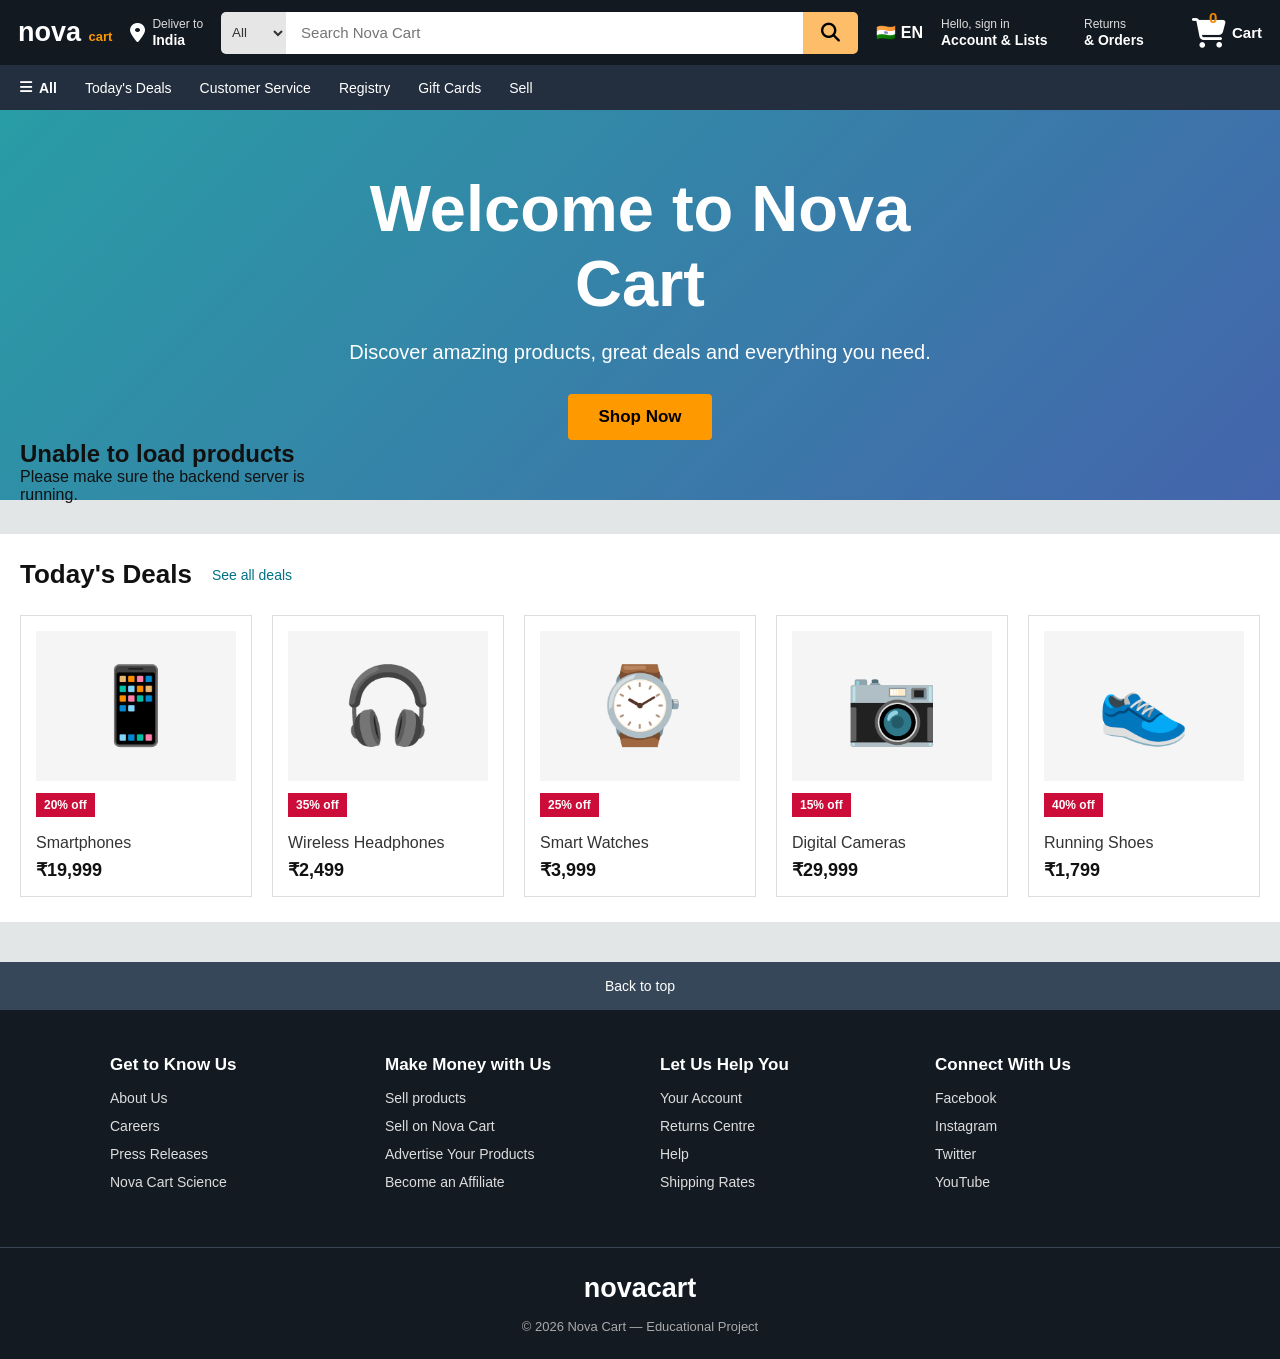
<file: index.html>
<!DOCTYPE html>
<html lang="en">

<head>
    <meta charset="UTF-8">
    <meta name="viewport" content="width=device-width, initial-scale=1.0">

    <title>Nova Cart</title>

    <!-- CSS -->
    <link rel="stylesheet" href="style.css">

    <!-- Font Awesome -->
    <link
        rel="stylesheet"
        href="https://cdnjs.cloudflare.com/ajax/libs/font-awesome/6.5.2/css/all.min.css"
    >
</head>

<body>

    <!-- ================= NAVBAR ================= -->

    <header class="navbar">

        <!-- Logo -->
        <div class="logo">
            <span>nova</span>
            <small>cart</small>
        </div>

        <!-- Location -->
        <div class="location">

            <i class="fa-solid fa-location-dot"></i>

            <div>
                <p>Deliver to</p>
                <strong>India</strong>
            </div>

        </div>

        <!-- Search -->
        <div class="search-box">

            <select>
                <option>All</option>
                <option>Electronics</option>
                <option>Gaming</option>
                <option>Fashion</option>
                <option>Home & Kitchen</option>
            </select>

            <input
                type="text"
                placeholder="Search Nova Cart"
            >

            <button>
                <i class="fa-solid fa-magnifying-glass"></i>
            </button>

        </div>

        <!-- Language -->
        <div class="language">
            <span>🇮🇳</span>
            <strong>EN</strong>
        </div>

       <!-- Account -->
<div class="account" id="account-section">

    <p id="account-greeting">
        Hello, sign in
    </p>

    <strong>
        <a href="login.html" id="account-link">
            Account & Lists
        </a>
    </strong>

</div>

        <!-- Orders -->
        <div class="orders">
            <p>Returns</p>
            <strong>& Orders</strong>
        </div>

        <!-- Cart -->
        <a href="cart.html" class="cart" id="cart-link">

            <i class="fa-solid fa-cart-shopping"></i>
        
            <strong>Cart</strong>
        
            <span class="cart-count">0</span>
        
        </a>

        </header>


    <!-- ================= SECOND NAV ================= -->

    <nav class="sub-nav">

        <div class="menu">

            <i class="fa-solid fa-bars"></i>

            <strong>All</strong>

        </div>

        <a href="#">Today's Deals</a>

        <a href="#">Customer Service</a>

        <a href="#">Registry</a>

        <a href="#">Gift Cards</a>

        <a href="#">Sell</a>

    </nav>


    <!-- ================= HERO SECTION ================= -->

    <section class="hero">

        <div class="hero-content">

            <h1>Welcome to Nova Cart</h1>

            <p>
                Discover amazing products, great deals
                and everything you need.
            </p>

            <button class="shop-btn">
                Shop Now
            </button>

        </div>

    </section>


    <!-- ================= PRODUCT LIST ================= -->

    <main
        class="products"
        id="product-list"
    >
        <!-- Products will be generated by JavaScript -->
    </main>


    <!-- ================= DEAL SECTION ================= -->

    <section class="deal-section">

        <div class="deal-header">

            <h2>Today's Deals</h2>

            <a href="#">See all deals</a>

        </div>


        <div class="deal-products">

            <div class="deal-card">

                <div class="deal-img">
                    📱
                </div>

                <span class="discount">
                    20% off
                </span>

                <p>Smartphones</p>

                <strong>
                    ₹19,999
                </strong>

            </div>


            <div class="deal-card">

                <div class="deal-img">
                    🎧
                </div>

                <span class="discount">
                    35% off
                </span>

                <p>Wireless Headphones</p>

                <strong>
                    ₹2,499
                </strong>

            </div>


            <div class="deal-card">

                <div class="deal-img">
                    ⌚
                </div>

                <span class="discount">
                    25% off
                </span>

                <p>Smart Watches</p>

                <strong>
                    ₹3,999
                </strong>

            </div>


            <div class="deal-card">

                <div class="deal-img">
                    📷
                </div>

                <span class="discount">
                    15% off
                </span>

                <p>Digital Cameras</p>

                <strong>
                    ₹29,999
                </strong>

            </div>


            <div class="deal-card">

                <div class="deal-img">
                    👟
                </div>

                <span class="discount">
                    40% off
                </span>

                <p>Running Shoes</p>

                <strong>
                    ₹1,799
                </strong>

            </div>

        </div>

    </section>


    <!-- ================= FOOTER ================= -->

    <footer>

        <div class="back-top">
            Back to top
        </div>


        <div class="footer-content">

            <div>

                <h3>Get to Know Us</h3>

                <a href="#">About Us</a>

                <a href="#">Careers</a>

                <a href="#">Press Releases</a>

                <a href="#">Nova Cart Science</a>

            </div>


            <div>

                <h3>Make Money with Us</h3>

                <a href="#">Sell products</a>

                <a href="#">Sell on Nova Cart</a>

                <a href="#">Advertise Your Products</a>

                <a href="#">Become an Affiliate</a>

            </div>


            <div>

                <h3>Let Us Help You</h3>

                <a href="#">Your Account</a>

                <a href="#">Returns Centre</a>

                <a href="#">Help</a>

                <a href="#">Shipping Rates</a>

            </div>


            <div>

                <h3>Connect With Us</h3>

                <a href="#">Facebook</a>

                <a href="#">Instagram</a>

                <a href="#">Twitter</a>

                <a href="#">YouTube</a>

            </div>

        </div>


        <div class="footer-bottom">

            <div class="logo footer-logo">
                nova<span>cart</span>
            </div>

            <p>
                © 2026 Nova Cart — Educational Project
            </p>

        </div>

    </footer>


    <!-- ================= JAVASCRIPT ================= -->

    <script src="script.js?v=3"></script>

</body>

</html>
</file>
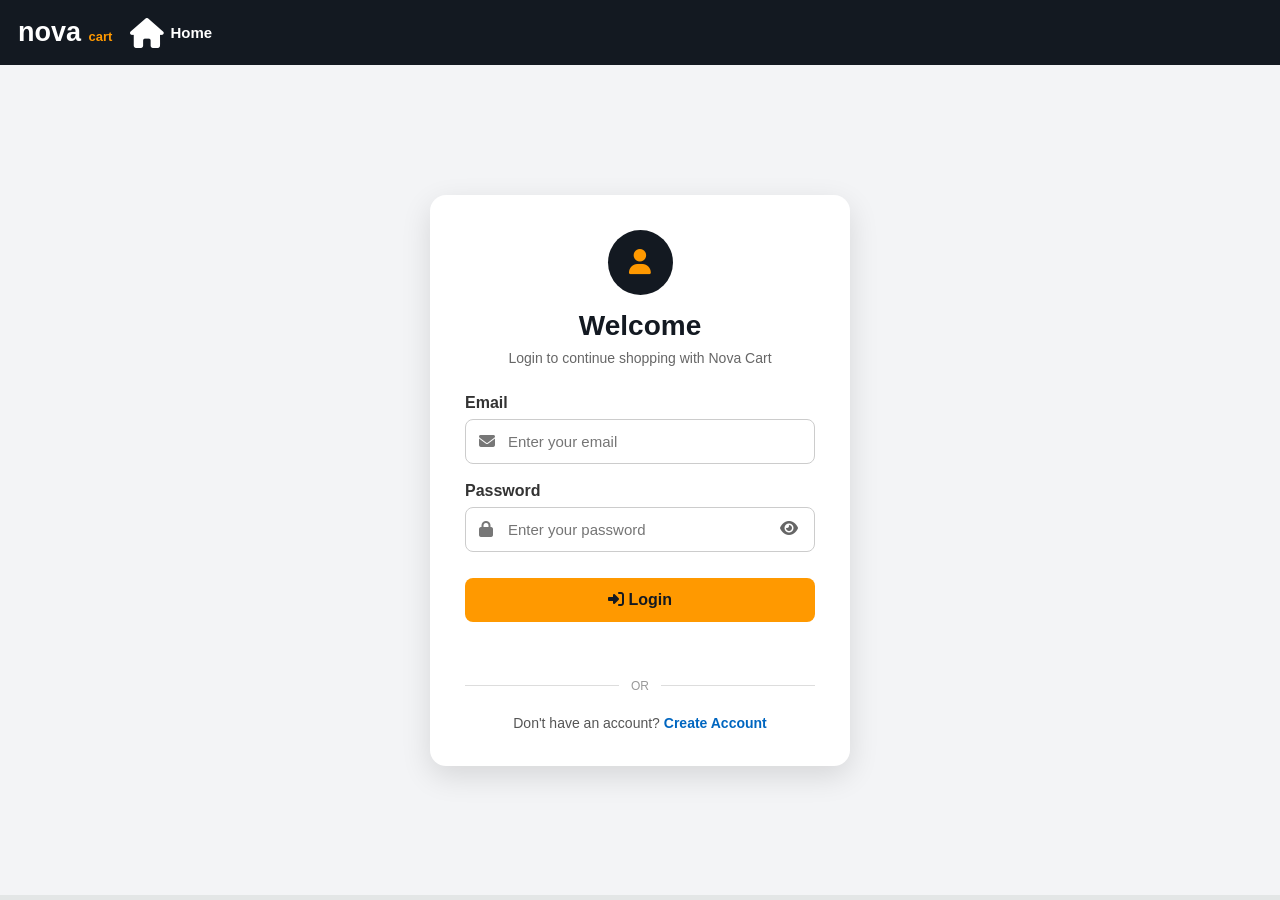
<file: login.html>
<!DOCTYPE html>
<html lang="en">

<head>
    <meta charset="UTF-8">

    <meta
        name="viewport"
        content="width=device-width, initial-scale=1.0"
    >

    <title>Login - Nova Cart</title>

    <link
        rel="stylesheet"
        href="style.css"
    >

    <link
        rel="stylesheet"
        href="https://cdnjs.cloudflare.com/ajax/libs/font-awesome/6.5.2/css/all.min.css"
    >
</head>

<body>

    <header class="navbar">

        <div class="logo">
            <span>nova</span>
            <small>cart</small>
        </div>

        <a
            href="index.html"
            class="cart"
        >
            <i class="fa-solid fa-house"></i>
            <strong>Home</strong>
        </a>

    </header>


    <main class="auth-page">

        <div class="auth-box">

            <div class="auth-icon">
                <i class="fa-solid fa-user"></i>
            </div>

            <h1>Welcome</h1>

            <p class="auth-subtitle">
                Login to continue shopping with Nova Cart
            </p>


            <form id="login-form">

                <div class="input-group">

                    <label for="login-email">
                        Email
                    </label>

                    <div class="input-wrapper">

                        <i class="fa-solid fa-envelope"></i>

                        <input
                            type="email"
                            id="login-email"
                            placeholder="Enter your email"
                            required
                        >

                    </div>

                </div>


                <div class="input-group">

                    <label for="login-password">
                        Password
                    </label>

                    <div class="input-wrapper">

                        <i class="fa-solid fa-lock"></i>

                        <input
                            type="password"
                            id="login-password"
                            placeholder="Enter your password"
                            required
                        >

                        <button
                            type="button"
                            class="password-toggle"
                            id="toggle-login-password"
                            aria-label="Show password"
                        >
                            <i class="fa-solid fa-eye"></i>
                        </button>

                    </div>

                </div>


                <button
                    type="submit"
                    class="auth-btn"
                >
                    <i class="fa-solid fa-right-to-bracket"></i>
                    Login
                </button>

            </form>


            <p
                id="login-message"
                class="auth-message"
            ></p>


            <div class="auth-divider">
                <span>OR</span>
            </div>


            <p class="auth-switch">

                Don't have an account?

                <a href="register.html">
                    Create Account
                </a>

            </p>

        </div>

    </main>


    <script src="script.js?v=3"></script>

</body>

</html>
</file>
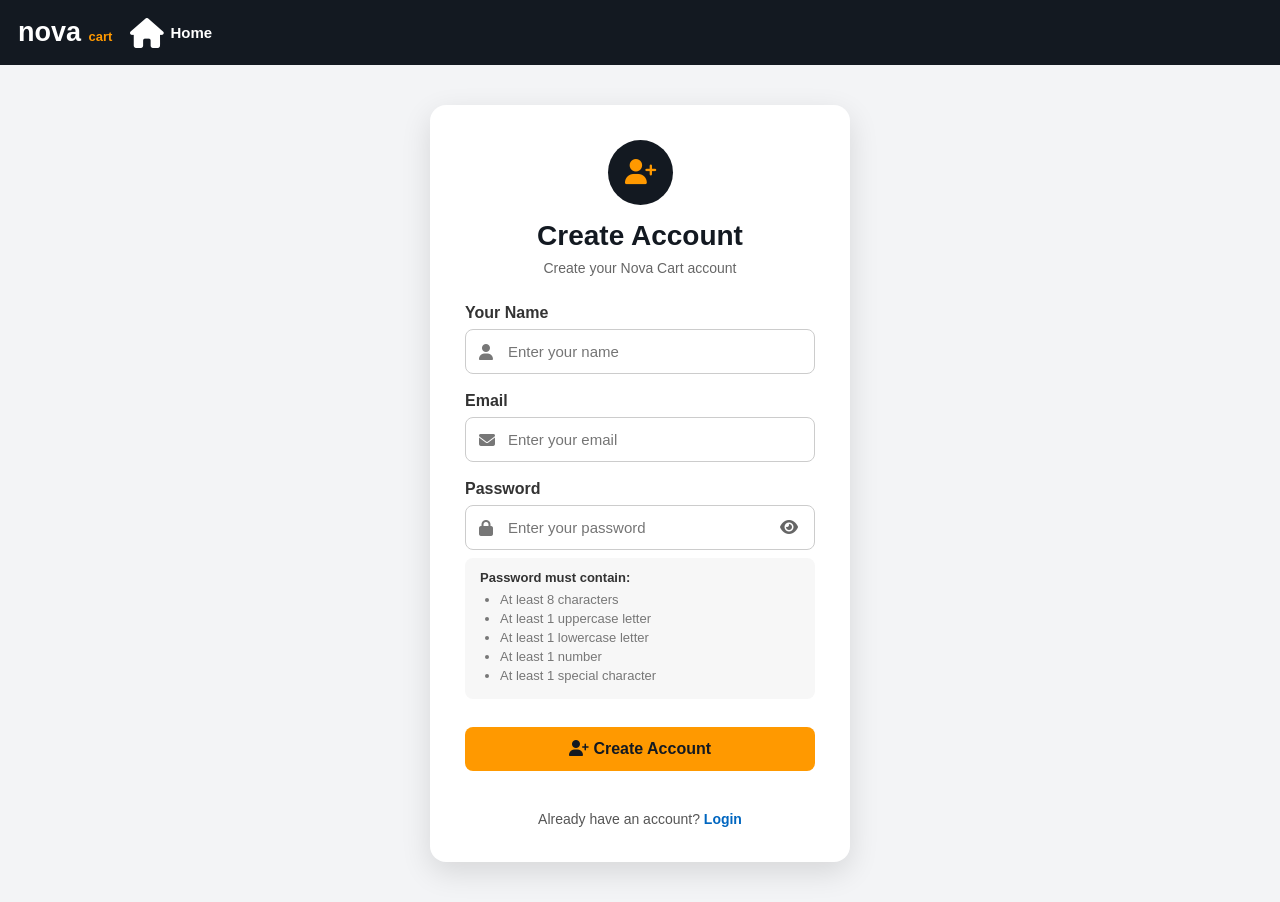
<file: register.html>
<!DOCTYPE html>
<html lang="en">

<head>

    <meta charset="UTF-8">

    <meta
        name="viewport"
        content="width=device-width, initial-scale=1.0"
    >

    <title>Register - Nova Cart</title>

    <link
        rel="stylesheet"
        href="style.css"
    >

    <link
        rel="stylesheet"
        href="https://cdnjs.cloudflare.com/ajax/libs/font-awesome/6.5.2/css/all.min.css"
    >

</head>

<body>

    <header class="navbar">

        <div class="logo">
            <span>nova</span>
            <small>cart</small>
        </div>

        <a
            href="index.html"
            class="cart"
        >
            <i class="fa-solid fa-house"></i>
            <strong>Home</strong>
        </a>

    </header>


    <main class="auth-page">

        <div class="auth-box">

            <div class="auth-icon">
                <i class="fa-solid fa-user-plus"></i>
            </div>

            <h1>Create Account</h1>

            <p class="auth-subtitle">
                Create your Nova Cart account
            </p>


            <form id="register-form">

                <div class="input-group">
            
                    <label for="register-name">
                        Your Name
                    </label>
            
                    <div class="input-wrapper">
            
                        <i class="fa-solid fa-user"></i>
            
                        <input
                            type="text"
                            id="register-name"
                            placeholder="Enter your name"
                            required
                        >
            
                    </div>
            
                </div>
            
            
                <div class="input-group">
            
                    <label for="register-email">
                        Email
                    </label>
            
                    <div class="input-wrapper">
            
                        <i class="fa-solid fa-envelope"></i>
            
                        <input
                            type="email"
                            id="register-email"
                            placeholder="Enter your email"
                            required
                        >
            
                    </div>
            
                </div>
            
            
                <div class="input-group">
            
                    <label for="register-password">
                        Password
                    </label>
            
                    <div class="input-wrapper">
            
                        <i class="fa-solid fa-lock"></i>
            
                        <input
                            type="password"
                            id="register-password"
                            placeholder="Enter your password"
                            required
                        >
            
                        <button
                            type="button"
                            class="password-toggle"
                            id="toggle-register-password"
                            aria-label="Show password"
                        >
                            <i class="fa-solid fa-eye"></i>
                        </button>
            
                    </div>
            
                    <div class="password-rules">
            
                        <p>Password must contain:</p>
            
                        <ul>
                            <li id="length-rule">At least 8 characters</li>
                            <li id="uppercase-rule">At least 1 uppercase letter</li>
                            <li id="lowercase-rule">At least 1 lowercase letter</li>
                            <li id="number-rule">At least 1 number</li>
                            <li id="special-rule">At least 1 special character</li>
                        </ul>
            
                    </div>
            
                </div>
            
            
                <button
                    type="submit"
                    class="auth-btn"
                >
                    <i class="fa-solid fa-user-plus"></i>
                    Create Account
                </button>
            
            </form>


            <p
                id="register-message"
                class="auth-message"
            ></p>


            <p class="auth-switch">

                Already have an account?

                <a href="login.html">
                    Login
                </a>

            </p>

        </div>

    </main>


    <script src="script.js?v=3"></script>

</body>

</html>
</file>
<file: style.css>
/* =========================
   BASIC RESET
========================= */

* {
    margin: 0;
    padding: 0;
    box-sizing: border-box;
}

body {
    font-family: Arial, Helvetica, sans-serif;
    background-color: #e3e6e6;
    color: #111;
}

a {
    text-decoration: none;
    color: inherit;
}


/* =========================
   NAVBAR
========================= */

.navbar {
    min-height: 65px;
    background-color: #131921;
    color: white;

    display: flex;
    align-items: center;

    gap: 18px;
    padding: 8px 18px;
}


/* LOGO */

.logo {
    font-size: 27px;
    font-weight: bold;
    white-space: nowrap;
}

.logo span {
    color: white;
}

.logo small {
    color: #ff9900;
    font-size: 13px;
}


/* LOCATION */

.location {
    display: flex;
    align-items: center;
    gap: 7px;

    white-space: nowrap;
}

.location i {
    font-size: 20px;
}

.location p,
.account p,
.orders p {
    font-size: 12px;
    color: #ddd;
}

.location strong,
.account strong,
.orders strong {
    font-size: 14px;
}


/* SEARCH */

.search-box {
    height: 42px;

    display: flex;
    flex: 1;

    max-width: 750px;

    border-radius: 5px;
    overflow: hidden;
}

.search-box select {
    width: 65px;
    border: none;
    background-color: #e6e6e6;
    padding: 0 7px;
    color: #333;
}

.search-box input {
    flex: 1;

    border: none;
    outline: none;

    padding: 0 15px;

    font-size: 15px;
}

.search-box button {
    width: 55px;

    border: none;

    background-color: #febd69;

    font-size: 19px;

    cursor: pointer;
}

.search-box button:hover {
    background-color: #f3a847;
}


/* LANGUAGE */

.language {
    display: flex;
    gap: 5px;
    align-items: center;
}

/* ACCOUNT & ORDERS */

.account,
.orders {
    white-space: nowrap;
    flex-shrink: 0;
}

.account {
    min-width: 125px;
}

.orders {
    min-width: 90px;
}

/* CART */

.cart {
    position: relative;

    display: flex;
    align-items: center;
    gap: 6px;

    font-size: 15px;
    white-space: nowrap;

    color: inherit;
    text-decoration: none;
}

.cart i {
    font-size: 30px;
}

.cart-count {
    position: absolute;

    top: -9px;
    left: 17px;

    color: #f08804;

    font-weight: bold;
}


/* =========================
   SECOND NAVBAR
========================= */

.sub-nav {
    height: 45px;

    background-color: #232f3e;

    color: white;

    display: flex;
    align-items: center;

    gap: 28px;

    padding: 0 20px;

    font-size: 14px;
}

.sub-nav a:hover {
    text-decoration: underline;
}

.menu {
    display: flex;
    gap: 7px;
}


/* =========================
   HERO
========================= */

.hero {
    min-height: 390px;

    background:
        linear-gradient(
            rgba(0, 0, 0, 0.25),
            rgba(0, 0, 0, 0.25)
        ),
        linear-gradient(
            135deg,
            #36d1dc,
            #5b86e5
        );

    display: flex;
    align-items: center;
    justify-content: center;

    text-align: center;

    color: white;
}

.hero-content {
    max-width: 700px;
    padding: 30px;
}

.hero h1 {
    font-size: clamp(35px, 6vw, 65px);
    margin-bottom: 20px;
}

.hero p {
    font-size: 20px;
    margin-bottom: 30px;
}

.shop-btn {
    background-color: #ff9900;

    border: none;
    border-radius: 4px;

    padding: 13px 30px;

    font-size: 17px;
    font-weight: bold;

    cursor: pointer;
}

.shop-btn:hover {
    background-color: #e68a00;
}


/* =========================
   PRODUCT CARDS
========================= */

.products {
    max-width: 1450px;

    margin: -60px auto 30px;

    padding: 0 20px;

    position: relative;

    display: grid;

    grid-template-columns:
        repeat(4, 1fr);

    gap: 20px;
}

.card {
    background-color: white;

    padding: 20px;

    min-height: 350px;
}

.card h2 {
    font-size: 22px;
    margin-bottom: 20px;
}

.product-image {
    height: 210px;

    display: flex;
    align-items: center;
    justify-content: center;

    font-size: 100px;

    margin-bottom: 15px;
}

.gaming {
    background-color: #eee8ff;
}

.electronics {
    background-color: #e6f7ff;
}

.home {
    background-color: #fff1dc;
}

.fashion {
    background-color: #ffe7ef;
}

.card p {
    color: #555;
    margin-bottom: 12px;
}

.card a {
    color: #007185;
    font-size: 14px;
}

.card a:hover {
    color: #c45500;
    text-decoration: underline;
}
.card strong {
    display: inline-block;
    font-size: 18px;
    margin-right: 10px;
}

.card .discount {
    background-color: #cc0c39;
    color: white;
    padding: 5px 8px;
    font-size: 12px;
    font-weight: bold;
}
/* =========================
   PRODUCT DETAILS PAGE
========================= */

.product-details {
    max-width: 1200px;
    margin: 40px auto;
    padding: 30px;

    background-color: white;

    display: grid;
    grid-template-columns: 1fr 1fr;

    gap: 50px;
}

.product-detail-image {
    min-height: 450px;

    background-color: #f5f5f5;

    display: flex;
    align-items: center;
    justify-content: center;

    font-size: 180px;
}

.product-detail-info h1 {
    font-size: 32px;
    margin-bottom: 12px;
}

.product-category {
    color: #007185;
    margin-bottom: 20px;
}

.product-description {
    font-size: 17px;
    line-height: 1.6;

    margin: 25px 0;
}

.product-price {
    margin: 25px 0;
}

.product-price span:first-child {
    font-size: 30px;
    font-weight: bold;
}

.detail-discount {
    background-color: #cc0c39;
    color: white;

    padding: 6px 10px;

    margin-left: 12px;

    font-size: 13px;
}

.add-cart-btn {
    width: 220px;

    padding: 14px;

    border: none;
    border-radius: 25px;

    background-color: #ff9900;

    font-size: 16px;
    font-weight: bold;

    cursor: pointer;
}

.add-cart-btn:hover {
    background-color: #e68a00;
}
@media (max-width: 700px) {

    .product-details {
        grid-template-columns: 1fr;

        margin: 20px 15px;

        padding: 20px;

        gap: 25px;
    }

    .product-detail-image {
        min-height: 300px;
        font-size: 120px;
    }

    .product-detail-info h1 {
        font-size: 25px;
    }

}



/* =========================
   DEAL SECTION
========================= */

.deal-section {
    background-color: white;

    max-width: 1410px;

    margin: 0 auto 30px;

    padding: 25px 20px;
}

.deal-header {
    display: flex;
    align-items: center;
    gap: 20px;

    margin-bottom: 25px;
}

.deal-header h2 {
    font-size: 26px;
}

.deal-header a {
    color: #007185;
    font-size: 14px;
}

.deal-products {
    display: grid;

    grid-template-columns:
        repeat(5, 1fr);

    gap: 20px;
}

.deal-card {
    border: 1px solid #ddd;

    padding: 15px;

    min-width: 0;
}

.deal-img {
    height: 150px;

    display: flex;

    justify-content: center;
    align-items: center;

    background-color: #f5f5f5;

    font-size: 75px;

    margin-bottom: 12px;
}

.discount {
    display: inline-block;

    background-color: #cc0c39;

    color: white;

    padding: 5px 8px;

    font-size: 12px;
    font-weight: bold;

    margin-bottom: 10px;
}

.deal-card p {
    margin: 7px 0;

    color: #333;
}

.deal-card strong {
    font-size: 18px;
}


/* =========================
   FOOTER
========================= */

footer {
    background-color: #131a22;

    color: white;

    margin-top: 40px;
}

.back-top {
    background-color: #37475a;

    text-align: center;

    padding: 16px;

    font-size: 14px;

    cursor: pointer;
}

.back-top:hover {
    background-color: #485769;
}

.footer-content {
    max-width: 1100px;

    margin: auto;

    padding: 45px 20px;

    display: grid;

    grid-template-columns:
        repeat(4, 1fr);

    gap: 40px;
}

.footer-content h3 {
    margin-bottom: 15px;

    font-size: 17px;
}

.footer-content a {
    display: block;

    color: #ddd;

    margin-bottom: 12px;

    font-size: 14px;
}

.footer-content a:hover {
    text-decoration: underline;
}

.footer-bottom {
    border-top: 1px solid #3a4553;

    padding: 25px;

    text-align: center;
}

.footer-logo {
    margin-bottom: 15px;
}

.footer-bottom p {
    color: #aaa;

    font-size: 13px;
}


/* =========================
   TABLET
========================= */

@media (max-width: 1000px) {

    .navbar {
        flex-wrap: wrap;
    }

    .search-box {
        order: 10;

        max-width: 100%;

        flex-basis: 100%;
    }

    .products {
        grid-template-columns:
            repeat(2, 1fr);

        margin-top: 20px;
    }

    .deal-products {
        grid-template-columns:
            repeat(3, 1fr);
    }

}


/* =========================
   MOBILE
========================= */

@media (max-width: 600px) {

    .navbar {
        gap: 12px;

        padding: 10px;
    }

    .logo {
        font-size: 22px;
    }

    .location,
    .language,
    .account,
    .orders {
        display: none;
    }

    .search-box {
        order: 5;
    }

    .sub-nav {
        overflow-x: auto;

        gap: 20px;

        white-space: nowrap;
    }

    .hero {
        min-height: 300px;
    }

    .hero h1 {
        font-size: 38px;
    }

    .hero p {
        font-size: 16px;
    }

    .products {
        grid-template-columns: 1fr;

        padding: 15px;

        margin-top: 15px;
    }

    .card {
        min-height: auto;
    }

    .deal-products {
        grid-template-columns:
            repeat(2, 1fr);
    }

    .footer-content {
        grid-template-columns:
            repeat(2, 1fr);

        gap: 30px;
    }

}


/* =========================
   SMALL MOBILE
========================= */

@media (max-width: 400px) {

    .deal-products {
        grid-template-columns: 1fr;
    }

    .footer-content {
        grid-template-columns: 1fr;
    }

}
/* =========================
   CHECKOUT PAGE
========================= */

.checkout-page {
    max-width: 1000px;
    margin: 35px auto;
    padding: 0 20px;
}

.checkout-page > h1 {
    font-size: 32px;
    margin-bottom: 25px;
}

.checkout-section {
    background-color: white;
    padding: 25px;
    margin-bottom: 25px;
    border-radius: 6px;
    box-shadow: 0 2px 6px rgba(0, 0, 0, 0.08);
}

.checkout-section h2 {
    font-size: 22px;
    margin-bottom: 20px;
    color: #111;
}

.checkout-section h2 i {
    color: #ff9900;
    margin-right: 8px;
}


/* ADDRESS FORM */

.address-form {
    display: flex;
    flex-direction: column;
    gap: 15px;
}

.address-form input,
.address-form textarea,
.payment-details input {
    width: 100%;
    padding: 13px;
    border: 1px solid #aaa;
    border-radius: 4px;
    font-size: 15px;
    outline: none;
}

.address-form input:focus,
.address-form textarea:focus,
.payment-details input:focus {
    border-color: #007185;
    box-shadow: 0 0 0 2px rgba(0, 113, 133, 0.12);
}

.address-form textarea {
    resize: vertical;
}

.address-row {
    display: grid;
    grid-template-columns: 1fr 1fr;
    gap: 15px;
}


/* =========================
   PAYMENT
========================= */

.payment-options {
    display: flex;
    flex-direction: column;
    gap: 12px;
    margin-bottom: 20px;
}

.payment-option {
    display: flex;
    align-items: center;
    gap: 10px;

    padding: 15px;

    border: 1px solid #ddd;
    border-radius: 5px;

    cursor: pointer;
    background-color: #fafafa;
}

.payment-option:hover {
    background-color: #f3f3f3;
}

.payment-option input {
    cursor: pointer;
}

.payment-option span {
    font-size: 16px;
    font-weight: bold;
}

.payment-details {
    margin-top: 15px;
}

.payment-row {
    display: grid;
    grid-template-columns: 1fr 1fr;
    gap: 15px;
    margin-top: 15px;
}


/* =========================
   ORDER SUMMARY
========================= */

.checkout-item {
    display: flex;
    justify-content: space-between;
    align-items: center;

    padding: 15px 0;

    border-bottom: 1px solid #ddd;
}

.checkout-item p {
    margin-top: 6px;
    color: #666;
    font-size: 14px;
}

.summary-line {
    display: flex;
    justify-content: space-between;
    margin-top: 18px;
    font-size: 16px;
}

.free {
    color: #067d62;
}

.summary-total {
    display: flex;
    justify-content: space-between;
    align-items: center;

    margin-top: 20px;

    font-size: 22px;
    font-weight: bold;
}

.pay-btn {
    width: 100%;

    margin-top: 25px;

    padding: 15px;

    border: none;
    border-radius: 25px;

    background-color: #ff9900;

    font-size: 17px;
    font-weight: bold;

    cursor: pointer;
}

.pay-btn:hover {
    background-color: #e68a00;
}

.pay-btn:disabled {
    background-color: #aaa;
    cursor: not-allowed;
}


/* =========================
   SUCCESS PAGE
========================= */

.success-page {
    min-height: calc(100vh - 110px);

    display: flex;
    justify-content: center;
    align-items: center;

    padding: 40px 20px;
}

.success-card {
    width: 100%;
    max-width: 650px;

    background-color: white;

    padding: 45px 35px;

    text-align: center;

    border-radius: 10px;

    box-shadow:
        0 5px 25px rgba(0, 0, 0, 0.12);
}

.success-icon {
    font-size: 75px;
    color: #067d62;

    margin-bottom: 20px;
}

.success-card h1 {
    color: #067d62;
    font-size: 32px;
    margin-bottom: 12px;
}

.success-card h2 {
    font-size: 22px;
    margin-bottom: 12px;
}

.success-card > p {
    color: #666;
    margin-bottom: 25px;
}

.order-details {
    text-align: left;

    background-color: #f7f7f7;

    padding: 20px;

    border-radius: 6px;

    margin-bottom: 25px;
}

.order-details p {
    display: flex;
    justify-content: space-between;

    gap: 15px;

    padding: 10px 0;

    border-bottom: 1px solid #ddd;
}

.order-details p:last-child {
    border-bottom: none;
}

.order-details span {
    color: #333;
    text-align: right;
}


/* SUCCESS BUTTONS */

.success-buttons {
    display: flex;
    gap: 15px;
    justify-content: center;
}

.home-btn,
.cart-btn {
    padding: 13px 22px;

    border-radius: 25px;

    font-weight: bold;

    display: inline-flex;
    align-items: center;
    gap: 8px;
}

.home-btn {
    background-color: #ff9900;
}

.home-btn:hover {
    background-color: #e68a00;
}

.cart-btn {
    background-color: #e7e9ec;
}

.cart-btn:hover {
    background-color: #d5d9d9;
}


/* =========================
   CHECKOUT MOBILE
========================= */

@media (max-width: 600px) {

    .checkout-page {
        margin: 20px auto;
        padding: 0 12px;
    }

    .checkout-page > h1 {
        font-size: 27px;
    }

    .checkout-section {
        padding: 18px;
    }

    .address-row,
    .payment-row {
        grid-template-columns: 1fr;
    }

    .checkout-item {
        gap: 15px;
    }

    .success-card {
        padding: 30px 20px;
    }

    .success-card h1 {
        font-size: 27px;
    }

    .success-card h2 {
        font-size: 19px;
    }

    .order-details p {
        flex-direction: column;
        gap: 5px;
    }

    .order-details span {
        text-align: left;
    }

    .success-buttons {
        flex-direction: column;
    }

    .home-btn,
    .cart-btn {
        justify-content: center;
    }

}
/* =========================
   CART SUMMARY
========================= */

.cart-page {
    max-width: 1100px;
    margin: 35px auto;
    padding: 0 20px;
}

.cart-page h1 {
    background-color: white;
    padding: 20px;
    margin-bottom: 20px;
}

.cart-item {
    background-color: white;

    display: flex;
    align-items: center;

    gap: 25px;

    padding: 20px;

    margin-bottom: 15px;

    border-radius: 5px;
}

.cart-item-image {
    width: 120px;
    height: 120px;

    background-color: #f5f5f5;

    display: flex;
    align-items: center;
    justify-content: center;

    font-size: 65px;

    flex-shrink: 0;
}

.cart-item-info {
    flex: 1;
}

.cart-item-info h2 {
    margin-bottom: 8px;
}

.cart-item-info p {
    color: #666;
    margin-bottom: 8px;
}

.quantity {
    display: flex;
    align-items: center;

    margin-top: 15px;
}

.quantity button {
    width: 35px;
    height: 32px;

    border: 1px solid #aaa;

    background-color: #eee;

    font-size: 20px;

    cursor: pointer;
}

.quantity button:hover {
    background-color: #ddd;
}

.quantity-number {
    min-width: 45px;

    height: 32px;

    display: flex;
    align-items: center;
    justify-content: center;

    border-top: 1px solid #aaa;
    border-bottom: 1px solid #aaa;

    background-color: white;

    font-weight: bold;
}


/* CART SUMMARY */

.cart-summary {
    background-color: white;

    padding: 25px;

    margin-top: 25px;

    border-radius: 5px;

    max-width: 450px;

    margin-left: auto;
}

.cart-summary h2 {
    margin-bottom: 20px;
}

.cart-total-row {
    display: flex;
    justify-content: space-between;

    font-size: 22px;

    padding: 15px 0;

    border-top: 1px solid #ddd;
}

.cart-total-row strong {
    color: #b12704;
}

.checkout-btn {
    display: block;

    text-align: center;

    background-color: #ff9900;

    padding: 14px;

    border-radius: 25px;

    font-weight: bold;

    margin-top: 15px;
}

.checkout-btn:hover {
    background-color: #e68a00;
}


/* MOBILE */

@media (max-width: 600px) {

    .cart-page {
        padding: 0 12px;
        margin-top: 20px;
    }

    .cart-item {
        gap: 15px;
        padding: 15px;
    }

    .cart-item-image {
        width: 80px;
        height: 80px;
        font-size: 45px;
    }

    .cart-item-info h2 {
        font-size: 18px;
    }

    .cart-summary {
        max-width: none;
    }

}
/* =========================
   SUCCESS PAGE
========================= */

.success-page {
    min-height: 80vh;

    display: flex;
    align-items: center;
    justify-content: center;

    padding: 40px 20px;
}

.success-card {
    width: 100%;
    max-width: 650px;

    background-color: white;

    padding: 45px 35px;

    text-align: center;

    border-radius: 10px;

    box-shadow: 0 5px 25px rgba(0, 0, 0, 0.15);
}

.success-icon {
    font-size: 75px;

    color: #067d62;

    margin-bottom: 15px;
}

.success-card h1 {
    color: #067d62;

    font-size: 32px;

    margin-bottom: 15px;
}

.success-card h2 {
    font-size: 22px;

    margin-bottom: 12px;
}

.success-card > p {
    color: #555;

    margin-bottom: 25px;
}

.order-details {
    background-color: #f7f7f7;

    border: 1px solid #ddd;

    border-radius: 8px;

    padding: 20px;

    margin: 25px 0;

    text-align: left;
}

.order-details p {
    display: flex;

    justify-content: space-between;

    gap: 20px;

    padding: 12px 0;

    border-bottom: 1px solid #ddd;
}

.order-details p:last-child {
    border-bottom: none;
}

.success-buttons {
    display: flex;

    justify-content: center;

    gap: 15px;

    flex-wrap: wrap;
}

.home-btn,
.cart-btn {
    display: inline-flex;

    align-items: center;

    gap: 8px;

    padding: 13px 22px;

    border-radius: 25px;

    font-weight: bold;

    cursor: pointer;
}

.home-btn {
    background-color: #ff9900;

    color: #111;
}

.home-btn:hover {
    background-color: #e68a00;
}

.cart-btn {
    background-color: #ffd814;

    color: #111;
}

.cart-btn:hover {
    background-color: #f7ca00;
}


/* MOBILE */

@media (max-width: 600px) {

    .success-card {
        padding: 30px 20px;
    }

    .success-card h1 {
        font-size: 26px;
    }

    .success-card h2 {
        font-size: 19px;
    }

    .order-details p {
        flex-direction: column;

        gap: 5px;
    }

    .success-buttons {
        flex-direction: column;
    }

    .home-btn
    .cart-btn {
        justify-content: center;

        width: 100%;
    }

}
/* =========================
   ORDERS PAGE
========================= */

.orders-page {
    max-width: 1100px;

    margin: 35px auto;

    padding: 0 20px;
}

.orders-page > h1 {
    background-color: white;

    padding: 20px;

    margin-bottom: 20px;

    font-size: 30px;
}


#orders-container {
    display: flex;

    flex-direction: column;

    gap: 20px;
}


.order-card {
    background-color: white;

    padding: 25px;

    border-radius: 6px;

    border: 1px solid #ddd;

    box-shadow:
        0 2px 6px rgba(0, 0, 0, 0.08);
}


.order-card h2 {
    font-size: 22px;

    margin-bottom: 18px;

    color: #111;
}


.order-card p {
    margin: 10px 0;

    color: #444;
}


.order-card h3 {
    margin-top: 20px;

    margin-bottom: 10px;

    font-size: 18px;
}


.order-card strong {
    color: #111;
}


.order-card p:last-child {
    color: #007185;
}


/* MOBILE */

@media (max-width: 600px) {

    .orders-page {
        margin: 20px auto;

        padding: 0 12px;
    }


    .orders-page > h1 {
        font-size: 26px;

        padding: 18px;
    }


    .order-card {
        padding: 18px;
    }


    .order-card h2 {
        font-size: 19px;
    }

}
/* ===== Nova Cart Login Page ===== */

.auth-page {
    min-height: calc(100vh - 70px);
    display: flex;
    justify-content: center;
    align-items: center;
    padding: 40px 20px;
    background: #f3f4f6;
}

.auth-box {
    width: 100%;
    max-width: 420px;
    background: #ffffff;
    padding: 35px;
    border-radius: 16px;
    box-shadow: 0 10px 30px rgba(0, 0, 0, 0.12);
    text-align: center;
}

.auth-icon {
    width: 65px;
    height: 65px;
    margin: 0 auto 15px;
    display: flex;
    justify-content: center;
    align-items: center;
    border-radius: 50%;
    background: #131921;
    color: #ff9900;
    font-size: 25px;
}

.auth-box h1 {
    margin: 5px 0 8px;
    font-size: 28px;
    color: #131921;
}

.auth-subtitle {
    margin-bottom: 28px;
    color: #666;
    font-size: 14px;
}

.input-group {
    text-align: left;
    margin-bottom: 18px;
}

.input-group label {
    display: block;
    margin-bottom: 7px;
    font-weight: 600;
    color: #333;
}

.input-wrapper {
    position: relative;
    display: flex;
    align-items: center;
}

.input-wrapper > i:first-child {
    position: absolute;
    left: 14px;
    color: #777;
}

.input-wrapper input {
    width: 100%;
    box-sizing: border-box;
    padding: 13px 45px 13px 42px;
    border: 1px solid #ccc;
    border-radius: 8px;
    font-size: 15px;
    outline: none;
    transition: 0.2s;
}

.input-wrapper input:focus {
    border-color: #ff9900;
    box-shadow: 0 0 0 3px rgba(255, 153, 0, 0.15);
}

.password-toggle {
    position: absolute;
    right: 10px;
    border: none;
    background: transparent;
    color: #666;
    cursor: pointer;
    font-size: 16px;
    padding: 7px;
}

.auth-btn {
    width: 100%;
    margin-top: 8px;
    padding: 13px;
    border: none;
    border-radius: 8px;
    background: #ff9900;
    color: #131921;
    font-size: 16px;
    font-weight: 700;
    cursor: pointer;
    transition: 0.2s;
}

.auth-btn:hover {
    background: #ffad32;
    transform: translateY(-1px);
}

.auth-message {
    min-height: 20px;
    margin: 15px 0 5px;
    font-size: 14px;
}

.auth-divider {
    display: flex;
    align-items: center;
    gap: 12px;
    margin: 22px 0;
    color: #999;
    font-size: 12px;
}

.auth-divider::before,
.auth-divider::after {
    content: "";
    flex: 1;
    height: 1px;
    background: #ddd;
}

.auth-switch {
    margin: 0;
    font-size: 14px;
    color: #555;
}

.auth-switch a {
    color: #0066c0;
    font-weight: 600;
    text-decoration: none;
}

.auth-switch a:hover {
    text-decoration: underline;
}

/* Mobile */
@media (max-width: 480px) {

    .auth-page {
        padding: 25px 15px;
    }

    .auth-box {
        padding: 28px 20px;
        border-radius: 12px;
    }

    .auth-box h1 {
        font-size: 25px;
    }
}
/* ===== Register Password Rules ===== */

.password-rules {
    text-align: left;
    margin: 8px 0 20px;
    padding: 12px 15px;
    background: #f7f7f7;
    border-radius: 8px;
    font-size: 13px;
}

.password-rules p {
    margin: 0 0 7px;
    font-weight: 600;
    color: #333;
}

.password-rules ul {
    margin: 0;
    padding-left: 20px;
}

.password-rules li {
    margin: 4px 0;
    color: #777;
}
</file>
